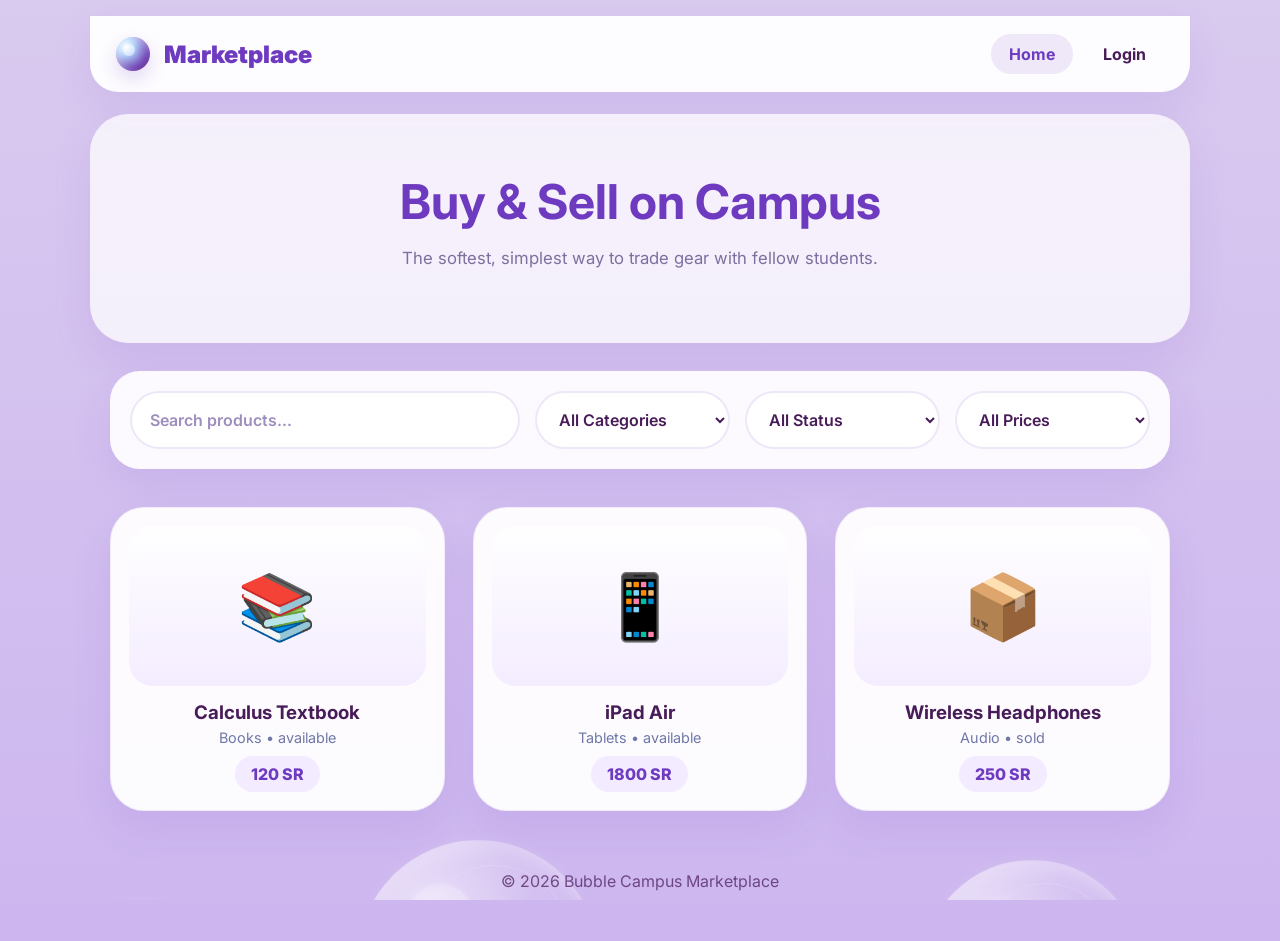
<file: index.html>
<!DOCTYPE html>
<html lang="en">
<head>
  <meta charset="UTF-8">
  <title>Bubble Market | Home</title>
  <link href="https://fonts.googleapis.com/css2?family=Inter:wght@400;600;700;900&display=swap" rel="stylesheet">
  <link rel="stylesheet" href="styles.css">
</head>
<body>

  <header class="site-header container">
    <a href="index.html" class="brand"><span class="brand-bubble"></span><span>Marketplace</span></a>
    <nav class="nav-links">
      <a href="index.html" class="nav-link" id="nav-index">Home</a>
      <a href="add-product.html" class="nav-link logged-in-only" id="nav-add">Sell Item</a>
      <a href="my-listings.html" class="nav-link logged-in-only" id="nav-mine">My Listings</a>
      <a href="admin-panel.html" class="nav-link admin-only" id="nav-admin">Admin</a>
      <a href="login.html" class="nav-link guest-only" id="nav-login">Login</a>
      <a href="#" id="logoutBtn" class="nav-link logged-in-only">Logout</a>
    </nav>
  </header>

  <section class="hero container">
    <h1>Buy & Sell on Campus</h1>
    <p>The softest, simplest way to trade gear with fellow students.</p>
  </section>

  <section class="container">
    <div class="search-bar">
      <input id="searchInput" type="text" placeholder="Search products..." />
      <select id="categoryFilter">
        <option value="">All Categories</option>
        <option value="Books">Books</option>
        <option value="Tablets">Tablets</option>
        <option value="Audio">Audio</option>
        <option value="Furniture">Furniture</option>
      </select>
      <select id="statusFilter">
        <option value="">All Status</option>
        <option value="available">Available</option>
        <option value="sold">Sold</option>
      </select>
      <select id="priceFilter">
        <option value="">All Prices</option>
        <option value="0-300">0 - 300 SR</option>
        <option value="301-1000">301 - 1000 SR</option>
        <option value="1000+">1000+ SR</option>
      </select>
    </div>
  </section>

  <section class="container">
    <div id="productsGrid" class="grid-products"></div>
  </section>

  <footer class="footer"><p>© 2026 Bubble Campus Marketplace</p></footer>

  <script src="script.js"></script>
</body>
</html>
</file>
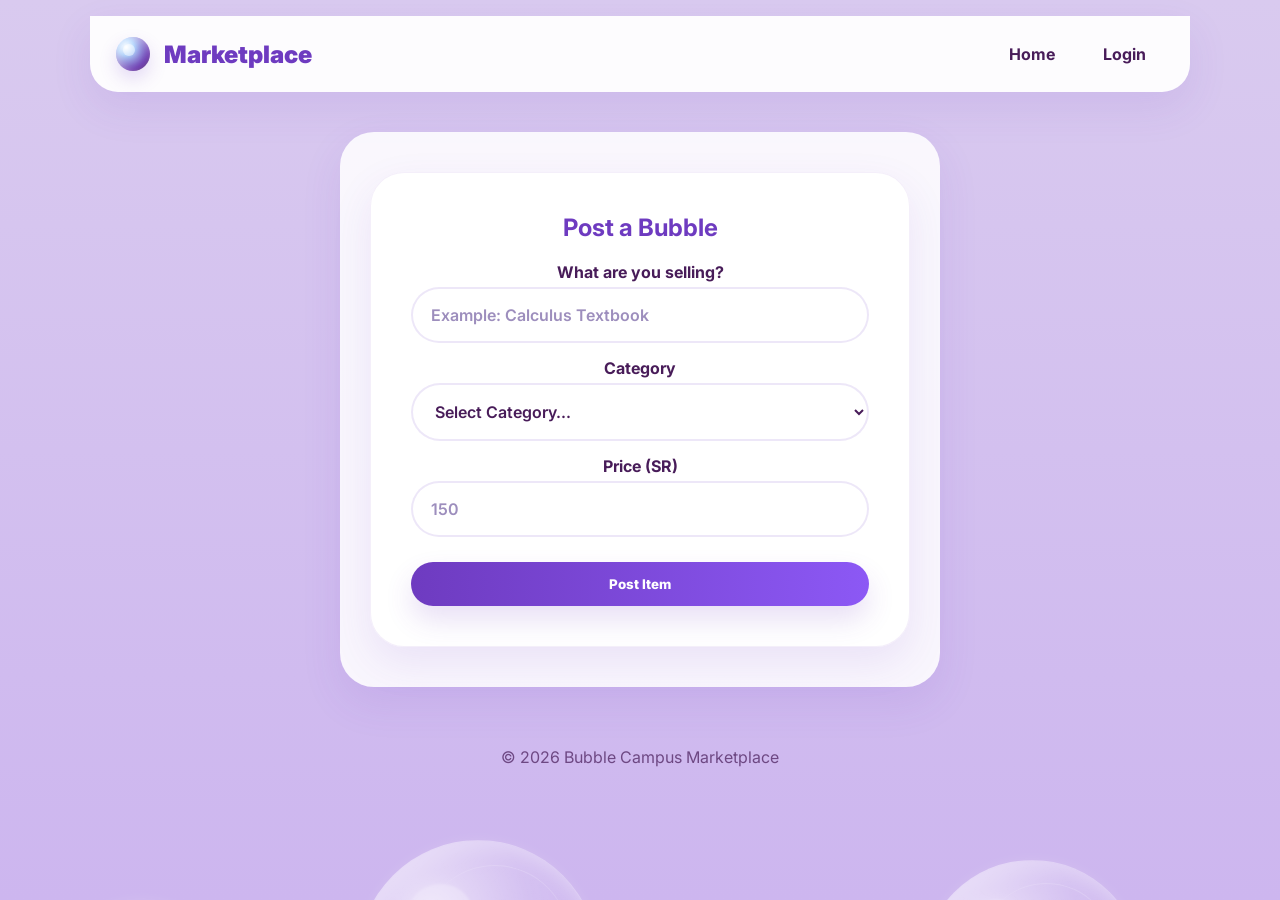
<file: add-product.html>
<!DOCTYPE html>
<html lang="en">
<head>
  <meta charset="UTF-8">
  <title>Sell Item | Bubble Market</title>
  <link href="https://fonts.googleapis.com/css2?family=Inter:wght@400;600;700;900&display=swap" rel="stylesheet">
  <link rel="stylesheet" href="styles.css">
</head>
<body>

  <header class="site-header container">
    <a href="index.html" class="brand"><span class="brand-bubble"></span><span>Marketplace</span></a>
    <nav class="nav-links">
      <a href="index.html" class="nav-link" id="nav-index">Home</a>
      <a href="add-product.html" class="nav-link logged-in-only" id="nav-add">Sell Item</a>
      <a href="my-listings.html" class="nav-link logged-in-only" id="nav-mine">My Listings</a>
      <a href="admin-panel.html" class="nav-link admin-only" id="nav-admin">Admin</a>
      <a href="login.html" class="nav-link guest-only" id="nav-login">Login</a>
      <a href="#" id="logoutBtn" class="nav-link logged-in-only">Logout</a>
    </nav>
  </header>

  <main class="container" style="max-width: 600px; margin-top: 40px;">
    <div class="card" style="padding: 40px;">
      <h2 style="color: var(--bubble-blue); text-align: center; margin-top: 0;">Post a Bubble</h2>
      
      <form id="addForm" style="display: grid; gap: 15px;">
        <div>
          <label style="font-weight: 700; margin-bottom: 5px; display: block;">What are you selling?</label>
          <input type="text" id="addTitle" class="bubble-input" placeholder="Example: Calculus Textbook" required>
        </div>
        <div>
          <label style="font-weight: 700; margin-bottom: 5px; display: block;">Category</label>
          <select id="addCategory" class="bubble-input" required>
            <option value="">Select Category...</option>
            <option value="Books">Books</option>
            <option value="Tablets">Tablets</option>
            <option value="Audio">Audio</option>
            <option value="Furniture">Furniture</option>
          </select>
        </div>
        <div>
          <label style="font-weight: 700; margin-bottom: 5px; display: block;">Price (SR)</label>
          <input type="number" id="addPrice" class="bubble-input" placeholder="150" required>
        </div>
        <button type="submit" class="btn" style="margin-top: 10px; width: 100%;">Post Item</button>
      </form>
    </div>
  </main>

  <footer class="footer"><p>© 2026 Bubble Campus Marketplace</p></footer>

  <script src="script.js"></script>
</body>
</html>
</file>
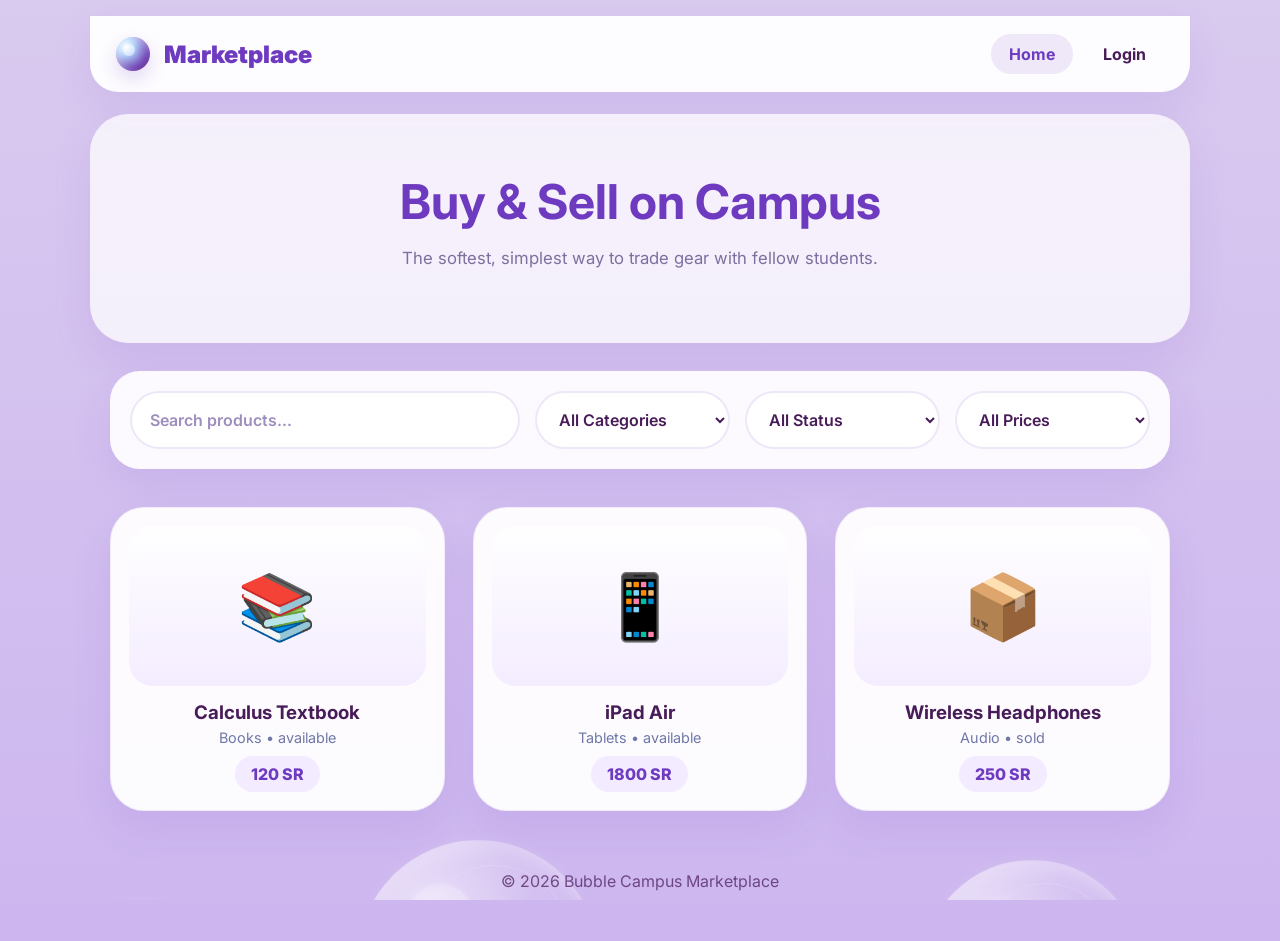
<file: admin-panel.html>
<!DOCTYPE html>
<html lang="en">
<head>
  <meta charset="UTF-8">
  <title>Admin | Bubble Market</title>
  <link href="https://fonts.googleapis.com/css2?family=Inter:wght@400;600;700;900&display=swap" rel="stylesheet">
  <link rel="stylesheet" href="styles.css">
</head>
<body>

  <header class="site-header container">
    <a href="index.html" class="brand"><span class="brand-bubble"></span><span>Marketplace</span></a>
    <nav class="nav-links">
      <a href="index.html" class="nav-link" id="nav-index">Home</a>
      <a href="add-product.html" class="nav-link logged-in-only" id="nav-add">Sell Item</a>
      <a href="my-listings.html" class="nav-link logged-in-only" id="nav-mine">My Listings</a>
      <a href="admin-panel.html" class="nav-link admin-only" id="nav-admin">Admin</a>
      <a href="login.html" class="nav-link guest-only" id="nav-login">Login</a>
      <a href="#" id="logoutBtn" class="nav-link logged-in-only">Logout</a>
    </nav>
  </header>

  <main class="container" style="max-width: 800px; margin-top: 40px;">
    <h2 style="color: var(--bubble-blue); margin-bottom: 10px;">Admin Moderation</h2>
    <p style="color: var(--muted); margin-bottom: 30px;">As an admin, you have the authority to completely delete inappropriate or old items from the database.</p>
    
    <div id="adminListings"></div>
  </main>

  <footer class="footer"><p>© 2026 Bubble Campus Marketplace</p></footer>

  <script src="script.js"></script>
</body>
</html>
</file>
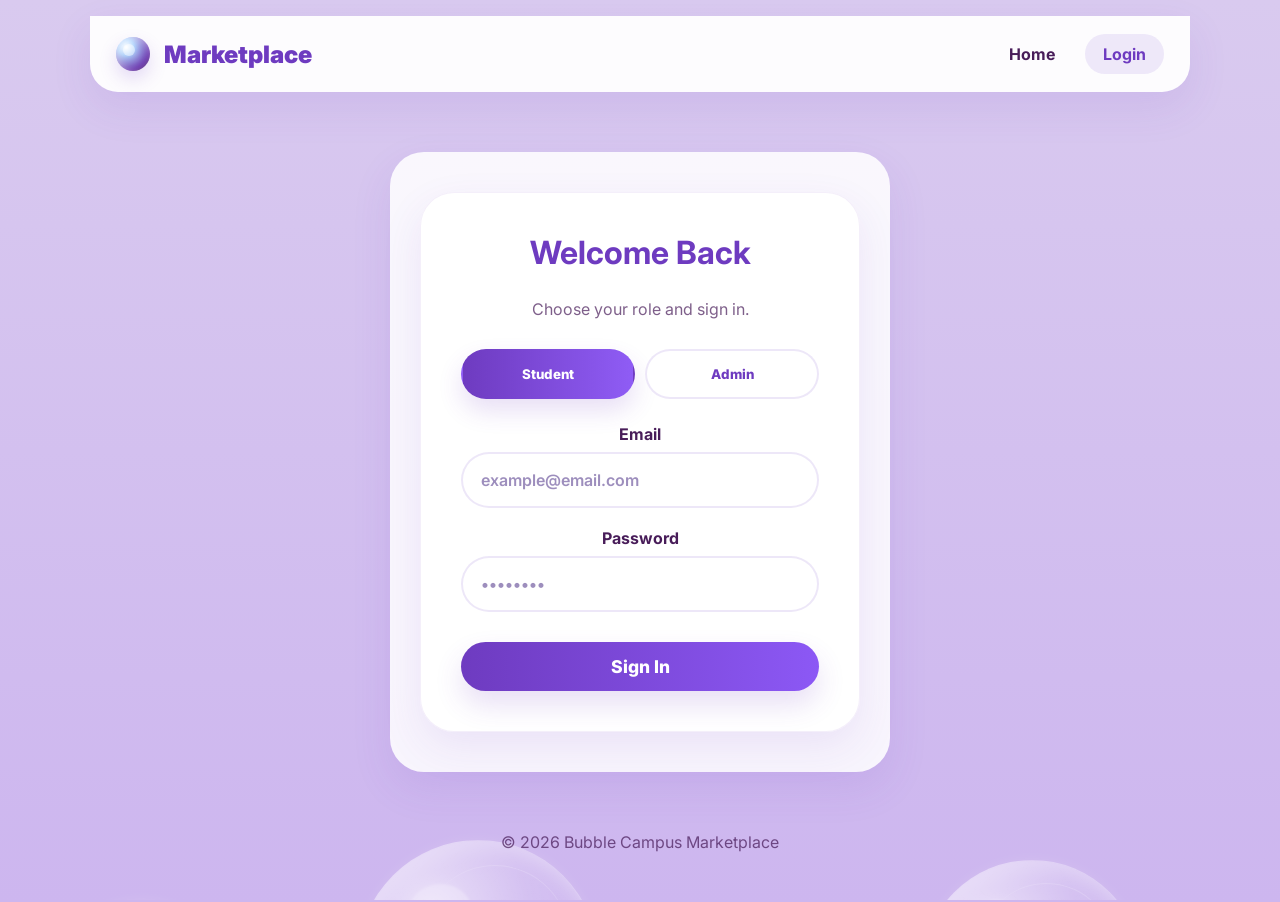
<file: login.html>
<!DOCTYPE html>
<html lang="en">
<head>
  <meta charset="UTF-8">
  <title>Login | Bubble Market</title>
  <link href="https://fonts.googleapis.com/css2?family=Inter:wght@400;600;700;900&display=swap" rel="stylesheet">
  <link rel="stylesheet" href="styles.css">
</head>
<body>

  <header class="site-header container">
    <a href="index.html" class="brand"><span class="brand-bubble"></span><span>Marketplace</span></a>
    <nav class="nav-links">
      <a href="index.html" class="nav-link" id="nav-index">Home</a>
      <a href="add-product.html" class="nav-link logged-in-only" id="nav-add">Sell Item</a>
      <a href="my-listings.html" class="nav-link logged-in-only" id="nav-mine">My Listings</a>
      <a href="admin-panel.html" class="nav-link admin-only" id="nav-admin">Admin</a>
      <a href="login.html" class="nav-link guest-only" id="nav-login">Login</a>
      <a href="#" id="logoutBtn" class="nav-link logged-in-only">Logout</a>
    </nav>
  </header>

  <main class="container" style="max-width: 500px; margin-top: 60px;">
    <div class="card" style="padding: 40px;">
      <h2 style="color: var(--bubble-blue); text-align: center; margin-top: 0; font-size: 2rem;">Welcome Back</h2>
      <p style="text-align: center; opacity: 0.7; margin-bottom: 30px;">Choose your role and sign in.</p>

      <div style="display: flex; gap: 10px; margin-bottom: 25px;">
        <button id="studentRoleBtn" class="role-btn active" type="button">Student</button>
        <button id="adminRoleBtn" class="role-btn" type="button">Admin</button>
      </div>

      <form id="loginForm" style="display: grid; gap: 20px;">
        <div>
          <label style="font-weight: 700; margin-bottom: 8px; display: block;">Email</label>
          <input type="email" placeholder="example@email.com" required class="bubble-input" />
        </div>
        <div>
          <label style="font-weight: 700; margin-bottom: 8px; display: block;">Password</label>
          <input type="password" placeholder="••••••••" required class="bubble-input" />
        </div>
        <button type="submit" class="btn" style="width: 100%; margin-top: 10px; font-size: 1.1rem;">Sign In</button>
      </form>
    </div>
  </main>

  <footer class="footer"><p>© 2026 Bubble Campus Marketplace</p></footer>

  <script src="script.js"></script>
</body>
</html>
</file>
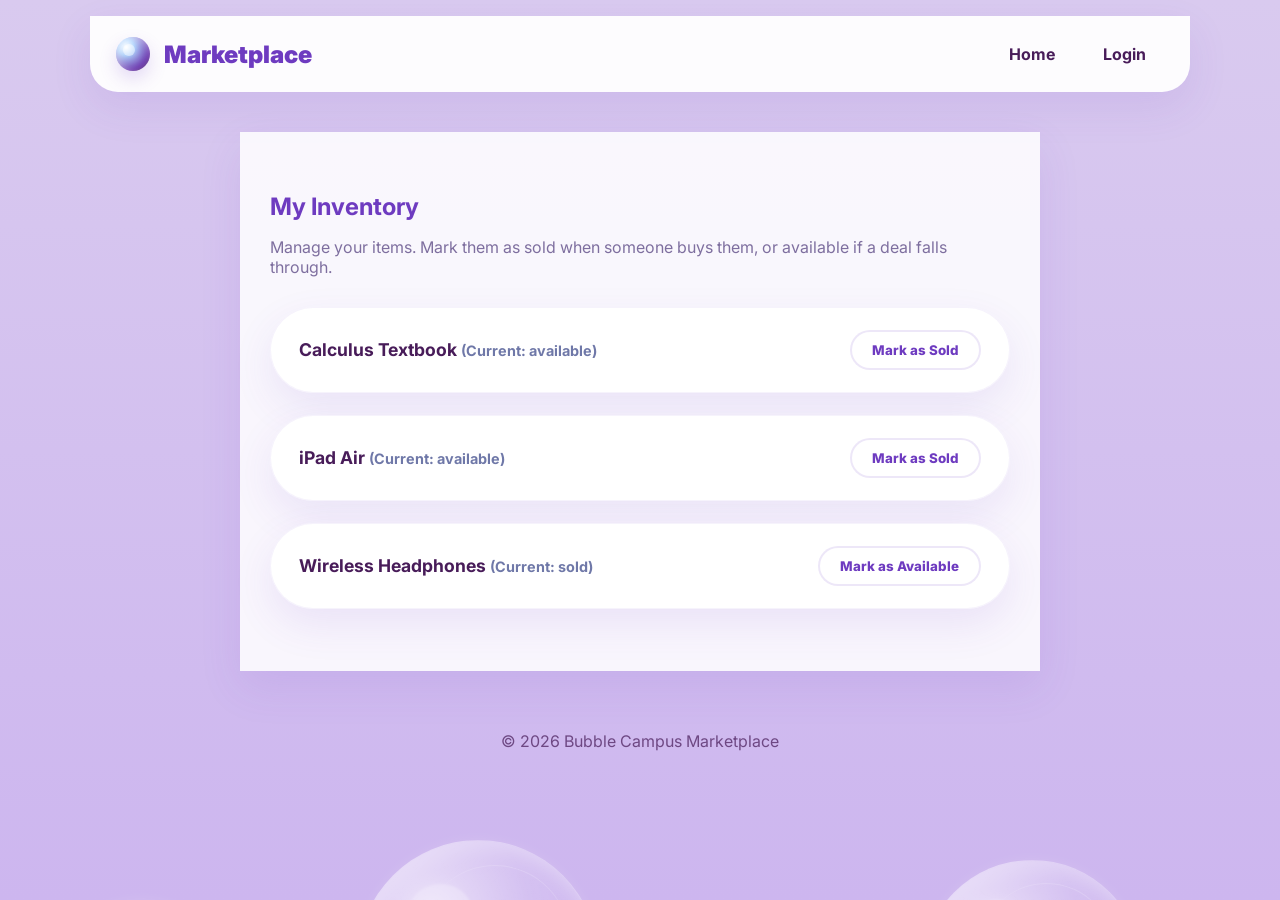
<file: my-listings.html>
<!DOCTYPE html>
<html lang="en">
<head>
  <meta charset="UTF-8">
  <title>My Listings | Bubble Market</title>
  <link href="https://fonts.googleapis.com/css2?family=Inter:wght@400;600;700;900&display=swap" rel="stylesheet">
  <link rel="stylesheet" href="styles.css">
</head>
<body>

  <header class="site-header container">
    <a href="index.html" class="brand"><span class="brand-bubble"></span><span>Marketplace</span></a>
    <nav class="nav-links">
      <a href="index.html" class="nav-link" id="nav-index">Home</a>
      <a href="add-product.html" class="nav-link logged-in-only" id="nav-add">Sell Item</a>
      <a href="my-listings.html" class="nav-link logged-in-only" id="nav-mine">My Listings</a>
      <a href="admin-panel.html" class="nav-link admin-only" id="nav-admin">Admin</a>
      <a href="login.html" class="nav-link guest-only" id="nav-login">Login</a>
      <a href="#" id="logoutBtn" class="nav-link logged-in-only">Logout</a>
    </nav>
  </header>

  <main class="container" style="max-width: 800px; margin-top: 40px;">
    <h2 style="color: var(--bubble-blue); margin-bottom: 10px;">My Inventory</h2>
    <p style="color: var(--muted); margin-bottom: 30px;">Manage your items. Mark them as sold when someone buys them, or available if a deal falls through.</p>
    
    <div id="myListings"></div>
  </main>

  <footer class="footer"><p>© 2026 Bubble Campus Marketplace</p></footer>

  <script src="script.js"></script>
</body>
</html>
</file>
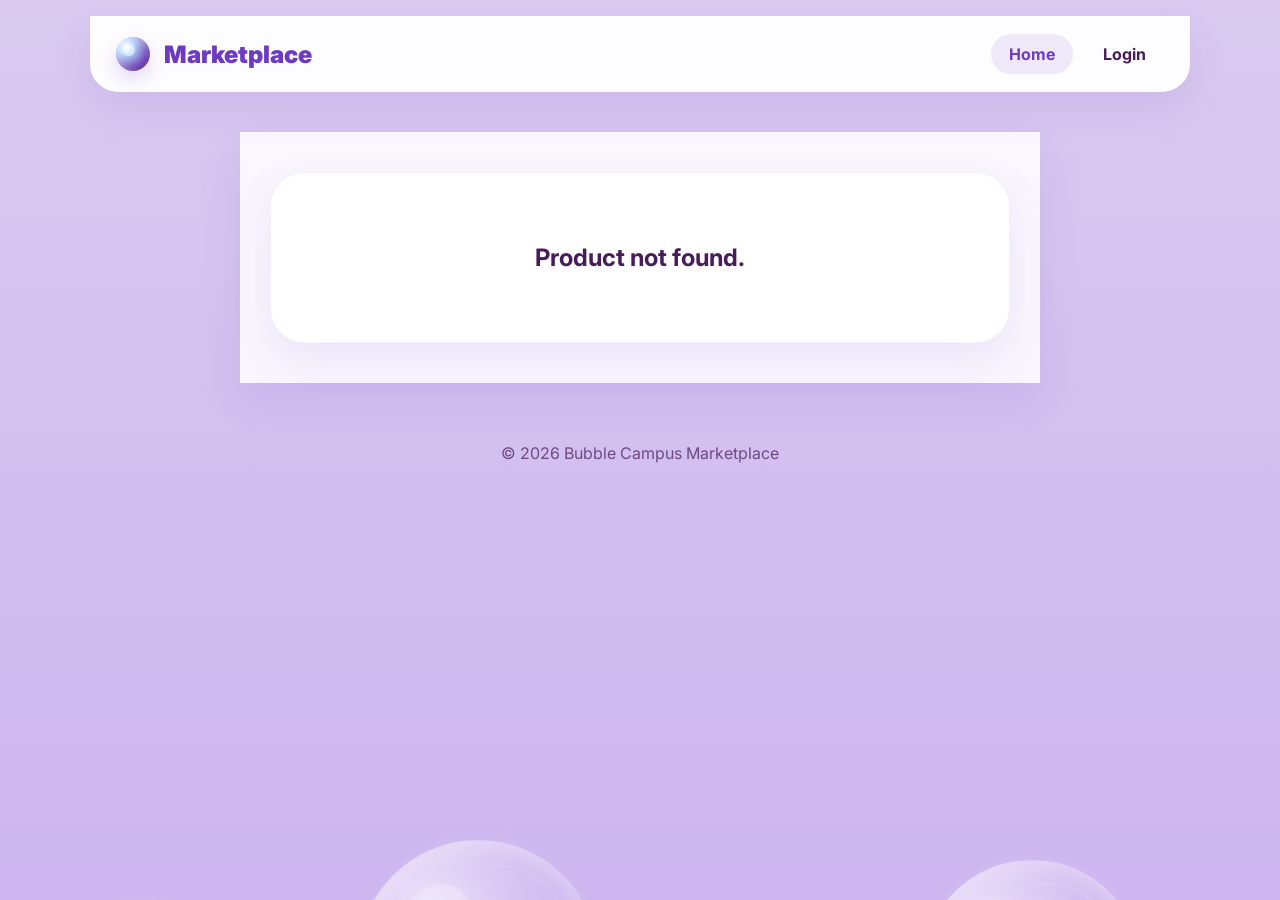
<file: product-details.html>
<!DOCTYPE html>
<html lang="en">
<head>
  <meta charset="UTF-8">
  <title>Details | Bubble Market</title>
  <link href="https://fonts.googleapis.com/css2?family=Inter:wght@400;600;700;900&display=swap" rel="stylesheet">
  <link rel="stylesheet" href="styles.css">
</head>
<body>

  <header class="site-header container">
    <a href="index.html" class="brand"><span class="brand-bubble"></span><span>Marketplace</span></a>
    <nav class="nav-links">
      <a href="index.html" class="nav-link" id="nav-index">Home</a>
      <a href="add-product.html" class="nav-link logged-in-only" id="nav-add">Sell Item</a>
      <a href="my-listings.html" class="nav-link logged-in-only" id="nav-mine">My Listings</a>
      <a href="admin-panel.html" class="nav-link admin-only" id="nav-admin">Admin</a>
      <a href="login.html" class="nav-link guest-only" id="nav-login">Login</a>
      <a href="#" id="logoutBtn" class="nav-link logged-in-only">Logout</a>
    </nav>
  </header>

  <main class="container" style="max-width: 800px; margin-top: 40px;">
    <div class="card" id="detailCard" style="text-align: center; padding: 50px;">
       <h2 style="color: var(--muted);">Loading details...</h2>
    </div>
  </main>

  <footer class="footer"><p>© 2026 Bubble Campus Marketplace</p></footer>

  <script src="script.js"></script>
</body>
</html>
</file>
<file: styles.css>
:root {
  --bubble-blue: #6e3bc0;
  --bubble-light: #f3ebff;
  --bubble-pink: #e76b88;
  --navy: #481c59;
  --white: #ffffff;
  --muted: #7e6f9f;
  --bg-1: #ccb8e9;
  --bg-2: #c6adf0;
  --shadow: 0 16px 40px rgba(110, 59, 192, 0.10);
  --radius: 36px;
}

* { box-sizing: border-box; font-family: 'Inter', sans-serif; }
html, body { min-height: 100%; }
body {
  margin: 0;
  color: var(--navy);
  background: linear-gradient(180deg, #d9caef 0%, #cdb6ef 100%);
  position: relative;
  overflow-x: hidden;
}
a { text-decoration: none; color: inherit; }
.container { max-width: 1100px; margin: 0 auto; padding: 0 20px; position: relative; z-index: 2; }

.bubble-layer {
  position: fixed;
  inset: 0;
  pointer-events: none;
  overflow: hidden;
  z-index: 0;
}

.bubble {
  position: absolute;
  bottom: -180px;
  border-radius: 50%;
  background:
    radial-gradient(circle at 30% 30%, rgba(255,255,255,0.95) 0%, rgba(255,255,255,0.55) 18%, rgba(255,255,255,0.22) 42%, rgba(255,255,255,0.10) 65%, rgba(255,255,255,0.04) 100%);
  border: 1px solid rgba(255,255,255,0.40);
  box-shadow:
    inset -10px -14px 20px rgba(255,255,255,0.12),
    inset 8px 10px 18px rgba(255,255,255,0.45),
    0 0 14px rgba(255,255,255,0.16);
  opacity: 0.72;
  animation: floatBubble linear infinite;
}
.bubble::before {
  content: '';
  position: absolute;
  top: 18%;
  left: 20%;
  width: 28%;
  height: 28%;
  border-radius: 50%;
  background: rgba(255,255,255,0.45);
  filter: blur(1px);
}
.bubble::after {
  content: '';
  position: absolute;
  inset: 10% 12% auto auto;
  width: 62%;
  height: 62%;
  border-radius: 50%;
  border-top: 1px solid rgba(255,255,255,0.34);
  opacity: 0.7;
  transform: rotate(18deg);
}

@keyframes floatBubble {
  0% { transform: translateY(0) translateX(0) scale(1); }
  25% { transform: translateY(-25vh) translateX(14px) scale(1.03); }
  50% { transform: translateY(-50vh) translateX(-10px) scale(0.98); }
  75% { transform: translateY(-75vh) translateX(20px) scale(1.02); }
  100% { transform: translateY(-125vh) translateX(-8px) scale(1); }
}

/* Header */
.site-header {
  background: rgba(255,255,255,0.94);
  margin: 16px auto 22px;
  padding: 18px 26px;
  border-radius: 0 0 28px 28px;
  box-shadow: var(--shadow);
  display: flex;
  justify-content: space-between;
  align-items: center;
  gap: 20px;
}
.brand {
  font-size: 1.5rem;
  font-weight: 900;
  color: var(--bubble-blue);
  display: inline-flex;
  align-items: center;
  gap: 14px;
}
.brand-bubble {
  width: 34px;
  height: 34px;
  border-radius: 50%;
  display: inline-block;
  background:
    radial-gradient(circle at 30% 30%, rgba(255,255,255,0.95), rgba(162,206,255,0.85) 24%, rgba(110,59,192,0.92) 68%, rgba(72,28,89,0.95) 100%);
  box-shadow:
    inset 4px 4px 10px rgba(255,255,255,0.45),
    inset -6px -8px 14px rgba(72,28,89,0.18),
    0 8px 18px rgba(110,59,192,0.18);
  position: relative;
}
.brand-bubble::after {
  content: '';
  position: absolute;
  width: 12px;
  height: 12px;
  border-radius: 50%;
  top: 7px;
  left: 7px;
  background: rgba(255,255,255,0.48);
}
.nav-links { display: flex; gap: 12px; flex-wrap: wrap; }
.nav-link {
  font-weight: 700;
  padding: 10px 18px;
  border-radius: 999px;
  transition: 0.25s ease;
  color: var(--navy);
}
.nav-link:hover, .nav-link.active {
  background: rgba(110,59,192,0.10);
  color: var(--bubble-blue);
}
.admin-only, .logged-in-only, .guest-only { display: none; }

/* Generic page panel */
main.container {
  background: rgba(255,255,255,0.86);
  border-radius: 0;
  padding: 40px 30px;
  box-shadow: var(--shadow);
}
main.container[style*="max-width: 500px"],
main.container[style*="max-width: 600px"] {
  border-radius: 34px;
}

/* Hero */
.hero {
  text-align: center;
  padding: 58px 24px;
  margin-bottom: 28px;
  background: rgba(255,255,255,0.74);
  border-radius: 38px;
  box-shadow: var(--shadow);
}
.hero h1 { font-size: 3rem; color: var(--bubble-blue); margin: 0 0 10px; }
.hero p { color: var(--muted); font-size: 1.05rem; }

/* Search */
.search-bar {
  background: rgba(255,255,255,0.92);
  padding: 20px;
  border-radius: 30px;
  box-shadow: var(--shadow);
  display: grid;
  grid-template-columns: 2fr 1fr 1fr 1fr;
  gap: 15px;
  margin-bottom: 38px;
}

/* Inputs */
.bubble-input, .search-bar input, .search-bar select {
  width: 100%;
  padding: 16px 18px;
  border-radius: 999px;
  border: 2px solid rgba(110,59,192,0.12);
  background: rgba(255,255,255,0.96);
  outline: none;
  font-size: 1rem;
  font-weight: 600;
  color: var(--navy);
  transition: 0.25s ease;
}
.bubble-input::placeholder, .search-bar input::placeholder { color: #9d8ebd; }
.bubble-input:focus, .search-bar input:focus, .search-bar select:focus {
  border-color: rgba(110,59,192,0.72);
  box-shadow: 0 0 0 4px rgba(110,59,192,0.08);
}

/* Role buttons */
.role-btn {
  flex: 1;
  padding: 15px;
  border-radius: 999px;
  border: 2px solid rgba(110,59,192,0.12);
  font-weight: 800;
  cursor: pointer;
  transition: 0.25s ease;
  background: rgba(255,255,255,0.96);
  color: var(--bubble-blue);
}
.role-btn.active {
  background: linear-gradient(90deg, #6e3bc0 0%, #8f5cf5 100%);
  color: var(--white);
  border-color: transparent;
  box-shadow: 0 12px 24px rgba(110,59,192,0.16);
}

/* Cards */
.grid-products { display: grid; grid-template-columns: repeat(auto-fill, minmax(250px, 1fr)); gap: 28px; }
.card {
  background: rgba(255,255,255,0.94);
  border-radius: 34px;
  padding: 18px;
  box-shadow: var(--shadow);
  text-align: center;
  transition: 0.25s ease;
  border: 1px solid rgba(110,59,192,0.08);
}
.card:hover { transform: translateY(-4px); }
.product-image {
  height: 160px;
  background: linear-gradient(180deg, rgba(255,255,255,0.98), rgba(243,235,255,0.95));
  border-radius: 24px;
  display: flex;
  align-items: center;
  justify-content: center;
  font-size: 4rem;
  margin-bottom: 15px;
}
.product-price {
  display: inline-block;
  background: var(--bubble-light);
  color: var(--bubble-blue);
  padding: 8px 16px;
  border-radius: 999px;
  font-weight: 800;
  margin-top: 10px;
}

/* Buttons */
.btn {
  display: inline-block;
  padding: 14px 28px;
  background: linear-gradient(90deg, #6e3bc0 0%, #8c58f5 100%);
  color: var(--white);
  font-weight: 800;
  border-radius: 999px;
  border: none;
  cursor: pointer;
  transition: 0.25s ease;
  box-shadow: 0 14px 28px rgba(110,59,192,0.16);
}
.btn:hover { transform: translateY(-1px); }
.btn-ghost {
  background: rgba(255,255,255,0.96);
  color: var(--bubble-blue);
  border: 2px solid rgba(110,59,192,0.12);
  box-shadow: none;
}

/* List rows */
.list-row {
  display: flex;
  justify-content: space-between;
  align-items: center;
  gap: 18px;
  margin-bottom: 22px;
  padding: 22px 28px;
  border-radius: 999px;
  background: rgba(255,255,255,0.96);
  box-shadow: var(--shadow);
  border: 1px solid rgba(110,59,192,0.06);
}
.list-row h3 { margin: 0; font-size: 1.1rem; }
.status-note { font-size: 0.9rem; color: #6f78a8; }

/* Footer */
.footer {
  text-align: center;
  padding: 26px 20px 34px;
  color: rgba(72,28,89,0.72);
  margin-top: 18px;
  position: relative;
  z-index: 2;
}

@media (max-width: 900px) {
  .site-header { flex-direction: column; align-items: flex-start; }
  .search-bar { grid-template-columns: 1fr 1fr; }
  .list-row { border-radius: 30px; }
}

@media (max-width: 640px) {
  .container { padding: 0 14px; }
  .site-header { padding: 16px 18px; border-radius: 0 0 24px 24px; }
  main.container { padding: 26px 18px; }
  .hero h1 { font-size: 2.2rem; }
  .search-bar { grid-template-columns: 1fr; }
  .list-row { flex-direction: column; align-items: stretch; border-radius: 28px; }
}
</file>
